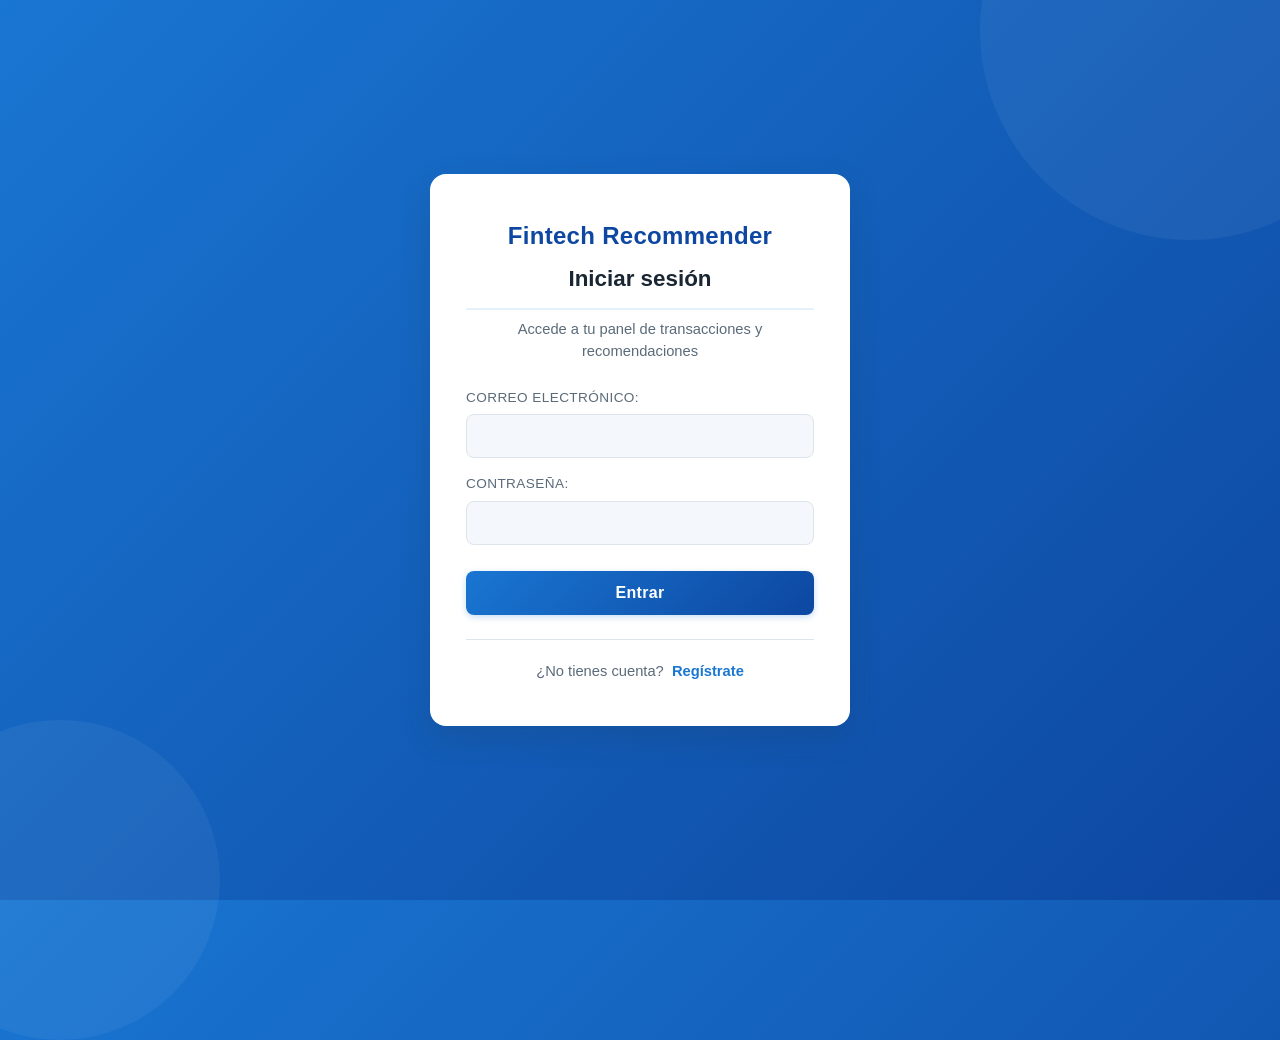
<file: frontend/index.html>
<!DOCTYPE html>
<html lang="es">
<head>
    <meta charset="UTF-8">
    <title>Fintech Recommender</title>
    <meta http-equiv="refresh" content="0; url=transacciones.html">
    <link rel="icon" type="image/svg+xml" href="data:image/svg+xml,%3Csvg xmlns='http://www.w3.org/2000/svg' viewBox='0 0 100 100'%3E%3Crect width='100' height='100' rx='20' fill='%231976d2'/%3E%3Ctext x='50' y='68' font-family='Arial,sans-serif' font-size='60' font-weight='700' text-anchor='middle' fill='white'%3E%E2%82%AC%3C/text%3E%3C/svg%3E">
</head>
<body>
<script src="auth.js"></script>
<script>
    if (obtenerSesion()) {
        window.location.replace('transacciones.html');
    } else {
        window.location.replace('login.html');
    }
</script>
</body>
</html>
</file>
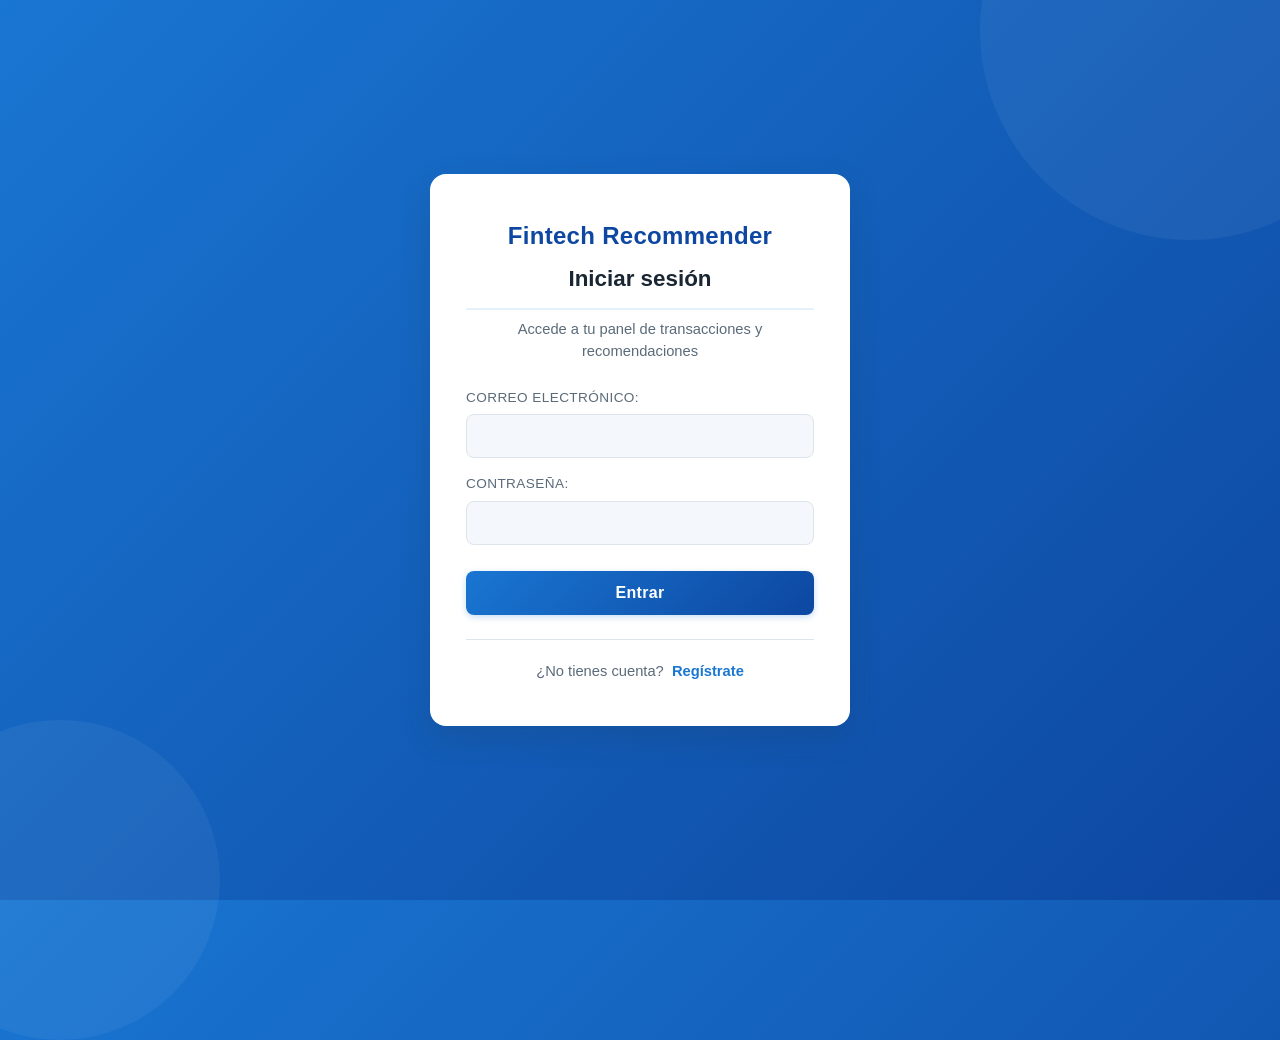
<file: frontend/bancos.html>
<!DOCTYPE html>
<html lang="es">
<head>
    <meta charset="UTF-8">
    <title>Mis bancos - Fintech Recommender</title>
    <meta name="viewport" content="width=device-width, initial-scale=1.0">
    <link rel="icon" type="image/svg+xml" href="data:image/svg+xml,%3Csvg xmlns='http://www.w3.org/2000/svg' viewBox='0 0 100 100'%3E%3Crect width='100' height='100' rx='20' fill='%231976d2'/%3E%3Ctext x='50' y='68' font-family='Arial,sans-serif' font-size='60' font-weight='700' text-anchor='middle' fill='white'%3E%E2%82%AC%3C/text%3E%3C/svg%3E">
    <link rel="stylesheet" href="style.css">
</head>
<body>
<script src="auth.js"></script>
<script>requerirAutenticacion();</script>
<div class="layout">
<aside class="sidebar">
    <div class="sidebar-top">
        <div class="logo">Fintech Recommender</div>
        <ul class="nav-links">
            <li><a href="transacciones.html" id="nav-transacciones">
                <svg class="nav-icon" viewBox="0 0 24 24" fill="none" stroke="currentColor" stroke-width="1.8" stroke-linecap="round" stroke-linejoin="round">
                    <path d="M3 6h18M3 12h18M3 18h12"/>
                </svg>
                <span>Transacciones</span>
            </a></li>
            <li><a href="bancos.html" id="nav-bancos">
                <svg class="nav-icon" viewBox="0 0 24 24" fill="none" stroke="currentColor" stroke-width="1.8" stroke-linecap="round" stroke-linejoin="round">
                    <path d="M3 21h18M5 21V10l7-5 7 5v11M9 21v-6h6v6"/>
                </svg>
                <span>Mis bancos</span>
            </a></li>
            <li><a href="objetivos.html" id="nav-objetivos">
                <svg class="nav-icon" viewBox="0 0 24 24" fill="none" stroke="currentColor" stroke-width="1.8" stroke-linecap="round" stroke-linejoin="round">
                    <circle cx="12" cy="12" r="9"/>
                    <circle cx="12" cy="12" r="5"/>
                    <circle cx="12" cy="12" r="1.5"/>
                </svg>
                <span>Objetivos</span>
            </a></li>
            <li><a href="recomendaciones.html" id="nav-recomendaciones">
                <svg class="nav-icon" viewBox="0 0 24 24" fill="none" stroke="currentColor" stroke-width="1.8" stroke-linecap="round" stroke-linejoin="round">
                    <path d="M9 18h6M10 22h4M12 2a7 7 0 0 0-4 12.7c.7.6 1 1.4 1 2.3h6c0-.9.3-1.7 1-2.3A7 7 0 0 0 12 2z"/>
                </svg>
                <span>Recomendaciones</span>
            </a></li>
        </ul>
    </div>
    <div class="sidebar-bottom">
        <div class="user-info">
            <span class="user-avatar" id="usuario-avatar"></span>
            <span id="usuario-actual"></span>
        </div>
        <button id="btn-logout">Cerrar sesión</button>
    </div>
</aside>
<main>
    <div id="notificacion" class="oculto"></div>

    <section id="bancos-section">
        <h2>Mis bancos</h2>
        <p class="ayuda">Gestiona las cuentas que tienes sincronizadas y conecta nuevos bancos.</p>

        <div class="bancos-conectados-wrap">
            <h3 class="subseccion">Bancos conectados</h3>
            <div id="lista-bancos-conectados" class="lista-bancos-conectados"></div>
            <p id="sin-bancos-msg" class="sin-bancos-msg">
                Aún no has conectado ninguna cuenta. Selecciona tu banco abajo para empezar.
            </p>
        </div>

        <div class="bancos-disponibles-wrap">
            <h3 class="subseccion">Conectar un banco</h3>
            <p class="ayuda">Haz click en el banco con el que tengas cuenta para sincronizar tus movimientos.</p>
            <div id="grid-bancos" class="grid-bancos"></div>
        </div>
    </section>
</main>
</div>

<!-- Wizard de conexion -->
<div id="modal-wizard" class="modal-overlay oculto">
    <div class="modal modal-wizard">
        <div class="wizard-header">
            <div class="wizard-banco-info">
                <div class="banco-mini-logo" id="wizard-banco-logo"></div>
                <div>
                    <h3 class="modal-titulo" id="wizard-banco-nombre">Banco</h3>
                    <span class="sandbox-badge">
                        <svg viewBox="0 0 24 24" fill="none" stroke="currentColor" stroke-width="2" stroke-linecap="round" stroke-linejoin="round">
                            <circle cx="12" cy="12" r="10"/><path d="M12 8v4M12 16h.01"/>
                        </svg>
                        Sandbox · Modo de prueba
                    </span>
                </div>
            </div>
            <button type="button" id="btn-cerrar-wizard" class="wizard-cerrar" aria-label="Cerrar">×</button>
        </div>

        <div class="wizard-stepper">
            <div class="step" data-step="1"><span class="step-num">1</span><span class="step-label">Consentimiento</span></div>
            <div class="step-line"></div>
            <div class="step" data-step="2"><span class="step-num">2</span><span class="step-label">Acceder</span></div>
            <div class="step-line"></div>
            <div class="step" data-step="3"><span class="step-num">3</span><span class="step-label">Verificar</span></div>
            <div class="step-line"></div>
            <div class="step" data-step="4"><span class="step-num">4</span><span class="step-label">Cuentas</span></div>
        </div>

        <div class="wizard-paso" id="wizard-paso-1">
            <h4 class="wizard-titulo">Vas a conectar tu banco con Fintech Recommender</h4>
            <p class="wizard-texto">Para sincronizar tus movimientos necesitamos tu consentimiento. La conexion se realiza de forma segura mediante el estandar PSD2 / Open Banking. Solo tendremos acceso de lectura a:</p>
            <ul class="wizard-lista">
                <li>Datos identificativos de tus cuentas</li>
                <li>Saldo actual</li>
                <li>Historial de movimientos de los ultimos 90 dias</li>
            </ul>
            <p class="wizard-aviso">Este es un entorno <strong>sandbox</strong>. No se conecta a tu banco real ni se almacenan credenciales reales.</p>
        </div>

        <div class="wizard-paso oculto" id="wizard-paso-2">
            <h4 class="wizard-titulo">Accede a tu banca online</h4>
            <p class="wizard-texto">Introduce tus credenciales para continuar.</p>
            <form class="wizard-form" autocomplete="off">
                <label>Usuario / DNI
                    <input type="text" id="wizard-usuario" autocomplete="off" placeholder="Cualquier valor sirve en sandbox">
                </label>
                <label>Contrasena
                    <input type="password" id="wizard-password" autocomplete="off" placeholder="••••••">
                </label>
            </form>
            <p class="wizard-hint">Demo: cualquier usuario y contrasena de al menos 4 caracteres son validos.</p>
        </div>

        <div class="wizard-paso oculto" id="wizard-paso-3">
            <h4 class="wizard-titulo">Verificacion en dos pasos</h4>
            <p class="wizard-texto">Hemos enviado un codigo de 6 digitos al telefono asociado a tu cuenta.</p>
            <div class="wizard-codigo">
                <input type="text" id="wizard-codigo" maxlength="6" inputmode="numeric" placeholder="------">
            </div>
            <p class="wizard-hint">Demo: usa el codigo <strong>123456</strong>.</p>
        </div>

        <div class="wizard-paso oculto" id="wizard-paso-4">
            <h4 class="wizard-titulo">Selecciona el tipo de cuenta a sincronizar</h4>
            <p class="wizard-texto">Cada conexion sincroniza un solo tipo de cuenta. Puedes conectar otra mas tarde.</p>
            <div class="wizard-cuentas" id="wizard-cuentas"></div>
        </div>

        <div class="wizard-paso oculto" id="wizard-paso-sync">
            <div class="wizard-spinner"></div>
            <h4 class="wizard-titulo">Sincronizando movimientos...</h4>
            <p class="wizard-texto" id="wizard-sync-texto">Generando tu historial financiero.</p>
        </div>

        <div class="modal-actions wizard-actions">
            <button type="button" id="wizard-atras" class="btn-secundario">Atras</button>
            <button type="button" id="wizard-siguiente" class="btn-primario">Continuar</button>
        </div>
    </div>
</div>

<!-- Modal desconectar -->
<div id="modal-desconectar" class="modal-overlay oculto">
    <div class="modal">
        <h3 class="modal-titulo">Desconectar banco</h3>
        <p class="modal-texto" id="modal-desconectar-texto">¿Seguro que deseas desconectar esta cuenta?</p>
        <div class="modal-actions">
            <button type="button" id="btn-cancelar-desconectar" class="btn-secundario">Cancelar</button>
            <button type="button" id="btn-confirmar-desconectar" class="btn-peligro">Desconectar</button>
        </div>
    </div>
</div>

<!-- Modal cerrar sesion -->
<div id="modal-logout" class="modal-overlay oculto">
    <div class="modal">
        <h3 class="modal-titulo">Cerrar sesión</h3>
        <p class="modal-texto">¿Seguro que deseas cerrar tu sesión?</p>
        <div class="modal-actions">
            <button type="button" id="btn-cancelar-logout" class="btn-secundario">Cancelar</button>
            <button type="button" id="btn-confirmar-logout" class="btn-peligro">Cerrar sesión</button>
        </div>
    </div>
</div>

<script src="shared.js?v=4"></script>
<script src="bancos.js?v=4"></script>
</body>
</html>
</file>
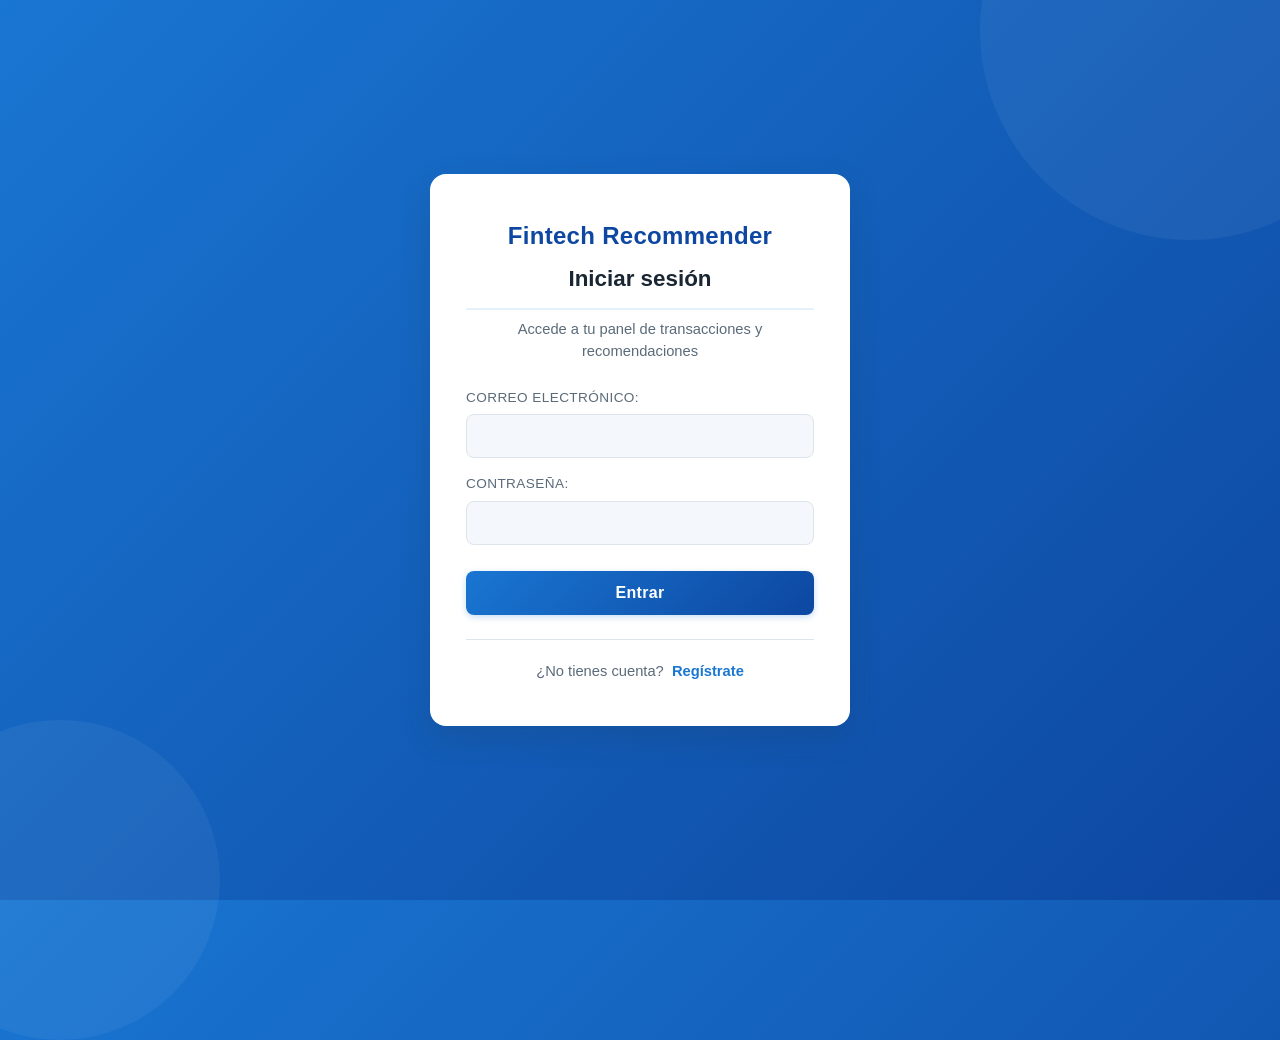
<file: frontend/login.html>
<!DOCTYPE html>
<html lang="es">
<head>
    <meta charset="UTF-8">
    <title>Iniciar sesión - Fintech Recommender</title>
    <meta name="viewport" content="width=device-width, initial-scale=1.0">
    <link rel="icon" type="image/svg+xml" href="data:image/svg+xml,%3Csvg xmlns='http://www.w3.org/2000/svg' viewBox='0 0 100 100'%3E%3Crect width='100' height='100' rx='20' fill='%231976d2'/%3E%3Ctext x='50' y='68' font-family='Arial,sans-serif' font-size='60' font-weight='700' text-anchor='middle' fill='white'%3E%E2%82%AC%3C/text%3E%3C/svg%3E">
    <link rel="stylesheet" href="style.css">
</head>
<body class="auth-body">
<div class="auth-container">
    <h1 class="auth-logo">Fintech Recommender</h1>
    <h2 class="auth-titulo">Iniciar sesión</h2>
    <p>Accede a tu panel de transacciones y recomendaciones</p>

    <div id="auth-mensaje" class="oculto"></div>

    <form id="form-login" class="auth-form">
        <label>
            Correo electrónico:
            <input type="email" id="login-correo" autocomplete="username" required>
        </label>
        <label>
            Contraseña:
            <input type="password" id="login-password" autocomplete="current-password" required>
        </label>
        <button type="submit">Entrar</button>
    </form>

    <p class="auth-link">
        ¿No tienes cuenta? <a href="register.html">Regístrate</a>
    </p>
</div>
<script src="auth.js"></script>
<script src="login.js"></script>
</body>
</html>
</file>
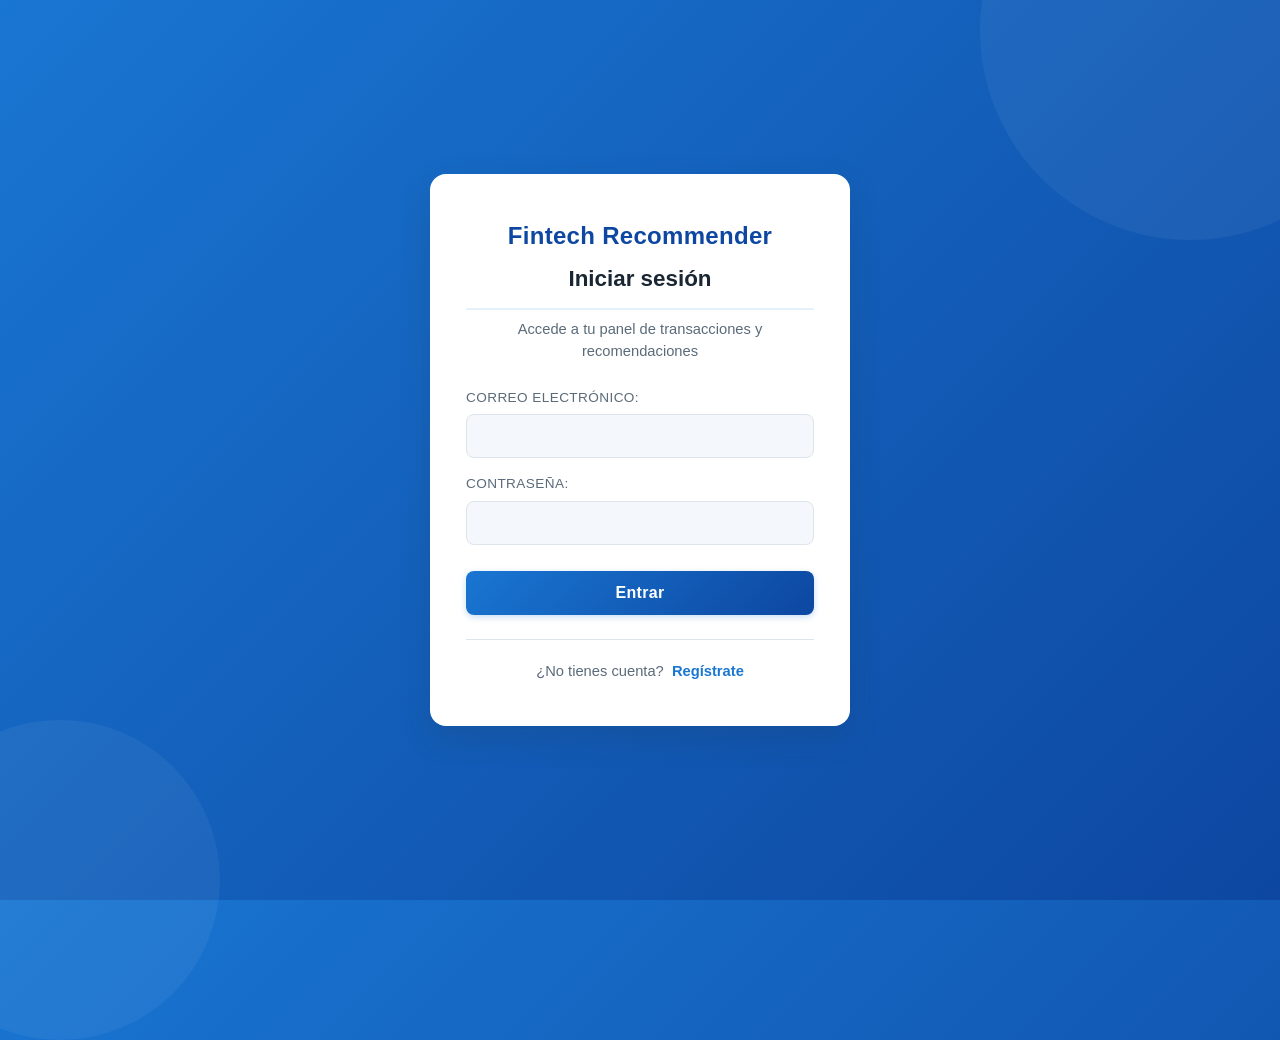
<file: frontend/objetivos.html>
<!DOCTYPE html>
<html lang="es">
<head>
    <meta charset="UTF-8">
    <title>Objetivos - Fintech Recommender</title>
    <meta name="viewport" content="width=device-width, initial-scale=1.0">
    <link rel="icon" type="image/svg+xml" href="data:image/svg+xml,%3Csvg xmlns='http://www.w3.org/2000/svg' viewBox='0 0 100 100'%3E%3Crect width='100' height='100' rx='20' fill='%231976d2'/%3E%3Ctext x='50' y='68' font-family='Arial,sans-serif' font-size='60' font-weight='700' text-anchor='middle' fill='white'%3E%E2%82%AC%3C/text%3E%3C/svg%3E">
    <link rel="stylesheet" href="style.css?v=6">
</head>
<body>
<script src="auth.js"></script>
<script>requerirAutenticacion();</script>
<div class="layout">
<aside class="sidebar">
    <div class="sidebar-top">
        <div class="logo">Fintech Recommender</div>
        <ul class="nav-links">
            <li><a href="transacciones.html" id="nav-transacciones">
                <svg class="nav-icon" viewBox="0 0 24 24" fill="none" stroke="currentColor" stroke-width="1.8" stroke-linecap="round" stroke-linejoin="round">
                    <path d="M3 6h18M3 12h18M3 18h12"/>
                </svg>
                <span>Transacciones</span>
            </a></li>
            <li><a href="bancos.html" id="nav-bancos">
                <svg class="nav-icon" viewBox="0 0 24 24" fill="none" stroke="currentColor" stroke-width="1.8" stroke-linecap="round" stroke-linejoin="round">
                    <path d="M3 21h18M5 21V10l7-5 7 5v11M9 21v-6h6v6"/>
                </svg>
                <span>Mis bancos</span>
            </a></li>
            <li><a href="objetivos.html" id="nav-objetivos">
                <svg class="nav-icon" viewBox="0 0 24 24" fill="none" stroke="currentColor" stroke-width="1.8" stroke-linecap="round" stroke-linejoin="round">
                    <circle cx="12" cy="12" r="9"/>
                    <circle cx="12" cy="12" r="5"/>
                    <circle cx="12" cy="12" r="1.5"/>
                </svg>
                <span>Objetivos</span>
            </a></li>
            <li><a href="recomendaciones.html" id="nav-recomendaciones">
                <svg class="nav-icon" viewBox="0 0 24 24" fill="none" stroke="currentColor" stroke-width="1.8" stroke-linecap="round" stroke-linejoin="round">
                    <path d="M9 18h6M10 22h4M12 2a7 7 0 0 0-4 12.7c.7.6 1 1.4 1 2.3h6c0-.9.3-1.7 1-2.3A7 7 0 0 0 12 2z"/>
                </svg>
                <span>Recomendaciones</span>
            </a></li>
        </ul>
    </div>
    <div class="sidebar-bottom">
        <div class="user-info">
            <span class="user-avatar" id="usuario-avatar"></span>
            <span id="usuario-actual"></span>
        </div>
        <button id="btn-logout">Cerrar sesión</button>
    </div>
</aside>
<main>
    <div id="notificacion" class="oculto"></div>

    <section id="objetivos-section">
        <h2>Mis objetivos financieros</h2>
        <p class="ayuda">
            Marca para cada meta el plazo en el que quieres conseguirla. Estos datos se guardan en tu perfil
            y se usarán para personalizar las recomendaciones de la IA.
        </p>

        <form id="form-objetivos" class="objetivos-form">
            <div class="objetivos-cabecera">
                <span class="objetivos-col-meta">Meta</span>
                <span class="objetivos-col-plazo">No me interesa</span>
                <span class="objetivos-col-plazo">Corto plazo<br><small>&lt; 2 años</small></span>
                <span class="objetivos-col-plazo">Medio plazo<br><small>2 - 5 años</small></span>
                <span class="objetivos-col-plazo">Largo plazo<br><small>&gt; 5 años</small></span>
            </div>
            <div id="objetivos-filas"></div>
            <div class="objetivos-acciones">
                <button type="submit">Guardar objetivos</button>
            </div>
        </form>
    </section>
</main>
</div>

<!-- Modal cerrar sesion -->
<div id="modal-logout" class="modal-overlay oculto">
    <div class="modal">
        <h3 class="modal-titulo">Cerrar sesión</h3>
        <p class="modal-texto">¿Seguro que deseas cerrar tu sesión?</p>
        <div class="modal-actions">
            <button type="button" id="btn-cancelar-logout" class="btn-secundario">Cancelar</button>
            <button type="button" id="btn-confirmar-logout" class="btn-peligro">Cerrar sesión</button>
        </div>
    </div>
</div>

<script src="shared.js?v=6"></script>
<script src="objetivos.js?v=6"></script>
</body>
</html>
</file>
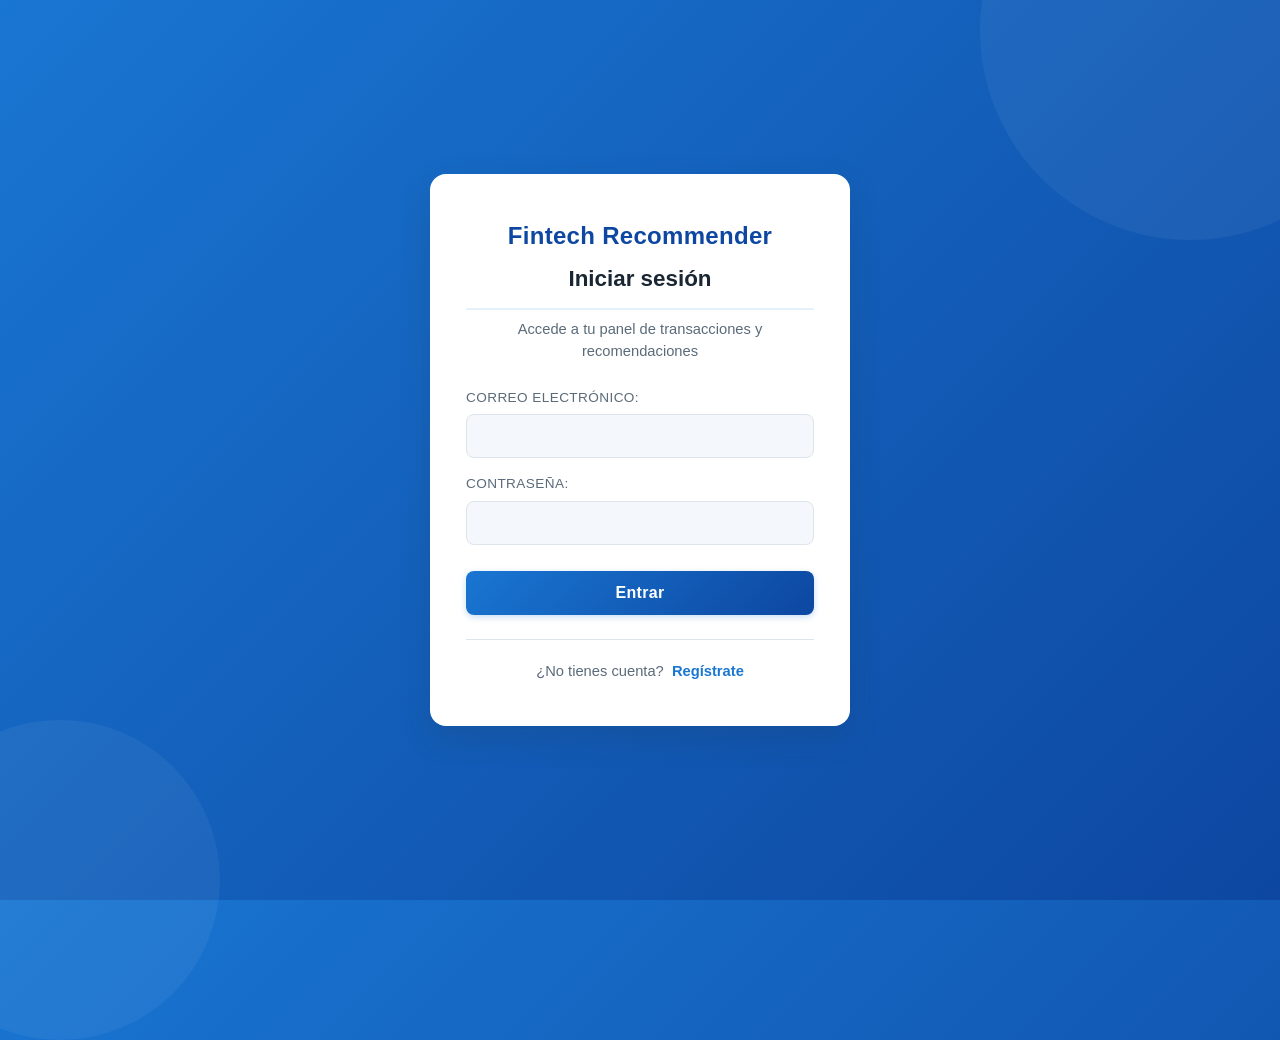
<file: frontend/recomendaciones.html>
<!DOCTYPE html>
<html lang="es">
<head>
    <meta charset="UTF-8">
    <title>Recomendaciones - Fintech Recommender</title>
    <meta name="viewport" content="width=device-width, initial-scale=1.0">
    <link rel="icon" type="image/svg+xml" href="data:image/svg+xml,%3Csvg xmlns='http://www.w3.org/2000/svg' viewBox='0 0 100 100'%3E%3Crect width='100' height='100' rx='20' fill='%231976d2'/%3E%3Ctext x='50' y='68' font-family='Arial,sans-serif' font-size='60' font-weight='700' text-anchor='middle' fill='white'%3E%E2%82%AC%3C/text%3E%3C/svg%3E">
    <link rel="stylesheet" href="style.css?v=7">
</head>
<body>
<script src="auth.js"></script>
<script>requerirAutenticacion();</script>
<div class="layout">
<aside class="sidebar">
    <div class="sidebar-top">
        <div class="logo">Fintech Recommender</div>
        <ul class="nav-links">
            <li><a href="transacciones.html" id="nav-transacciones">
                <svg class="nav-icon" viewBox="0 0 24 24" fill="none" stroke="currentColor" stroke-width="1.8" stroke-linecap="round" stroke-linejoin="round">
                    <path d="M3 6h18M3 12h18M3 18h12"/>
                </svg>
                <span>Transacciones</span>
            </a></li>
            <li><a href="bancos.html" id="nav-bancos">
                <svg class="nav-icon" viewBox="0 0 24 24" fill="none" stroke="currentColor" stroke-width="1.8" stroke-linecap="round" stroke-linejoin="round">
                    <path d="M3 21h18M5 21V10l7-5 7 5v11M9 21v-6h6v6"/>
                </svg>
                <span>Mis bancos</span>
            </a></li>
            <li><a href="objetivos.html" id="nav-objetivos">
                <svg class="nav-icon" viewBox="0 0 24 24" fill="none" stroke="currentColor" stroke-width="1.8" stroke-linecap="round" stroke-linejoin="round">
                    <circle cx="12" cy="12" r="9"/>
                    <circle cx="12" cy="12" r="5"/>
                    <circle cx="12" cy="12" r="1.5"/>
                </svg>
                <span>Objetivos</span>
            </a></li>
            <li><a href="recomendaciones.html" id="nav-recomendaciones">
                <svg class="nav-icon" viewBox="0 0 24 24" fill="none" stroke="currentColor" stroke-width="1.8" stroke-linecap="round" stroke-linejoin="round">
                    <path d="M9 18h6M10 22h4M12 2a7 7 0 0 0-4 12.7c.7.6 1 1.4 1 2.3h6c0-.9.3-1.7 1-2.3A7 7 0 0 0 12 2z"/>
                </svg>
                <span>Recomendaciones</span>
            </a></li>
        </ul>
    </div>
    <div class="sidebar-bottom">
        <div class="user-info">
            <span class="user-avatar" id="usuario-avatar"></span>
            <span id="usuario-actual"></span>
        </div>
        <button id="btn-logout">Cerrar sesión</button>
    </div>
</aside>
<main>
    <div id="notificacion" class="oculto"></div>

    <section id="recomendaciones-section">
        <div class="ia-banner">
            <div class="ia-banner-icono">🤖</div>
            <div class="ia-banner-texto">
                <strong>Recomendaciones generadas por IA</strong>
                <p>Un modelo de lenguaje ejecutándose en local (Ollama / llama3.2) analiza tu perfil,
                   tus movimientos de los últimos 12 meses y los objetivos que has guardado.
                   Los datos no salen de tu máquina. La IA puede equivocarse: úsalas como punto de partida.</p>
            </div>
        </div>

        <div class="recs-toolbar">
            <button id="btn-cargar-recomendaciones" class="btn-primario">Generar recomendaciones</button>
            <span class="recs-hint" id="recs-hint"></span>
        </div>

        <div id="recs-loading" class="recs-loading oculto">
            <div class="spinner"></div>
            <p>La IA está analizando tu situación. Esto puede tardar 20-60 segundos…</p>
        </div>

        <div id="recs-resultado" class="recs-resultado oculto">
            <div class="diagnostico-card">
                <span class="diagnostico-label">Diagnóstico</span>
                <p class="diagnostico-texto" id="diagnostico-texto">--</p>
            </div>

            <div id="alertas-wrap" class="alertas-wrap oculto">
                <h3>Alertas</h3>
                <ul id="lista-alertas"></ul>
            </div>

            <h3 class="recs-titulo">Recomendaciones</h3>
            <div id="lista-recomendaciones" class="recs-grid"></div>
        </div>
    </section>
</main>
</div>

<!-- Modal cerrar sesion -->
<div id="modal-logout" class="modal-overlay oculto">
    <div class="modal">
        <h3 class="modal-titulo">Cerrar sesión</h3>
        <p class="modal-texto">¿Seguro que deseas cerrar tu sesión?</p>
        <div class="modal-actions">
            <button type="button" id="btn-cancelar-logout" class="btn-secundario">Cancelar</button>
            <button type="button" id="btn-confirmar-logout" class="btn-peligro">Cerrar sesión</button>
        </div>
    </div>
</div>

<script src="shared.js?v=7"></script>
<script src="recomendaciones.js?v=7"></script>
</body>
</html>
</file>
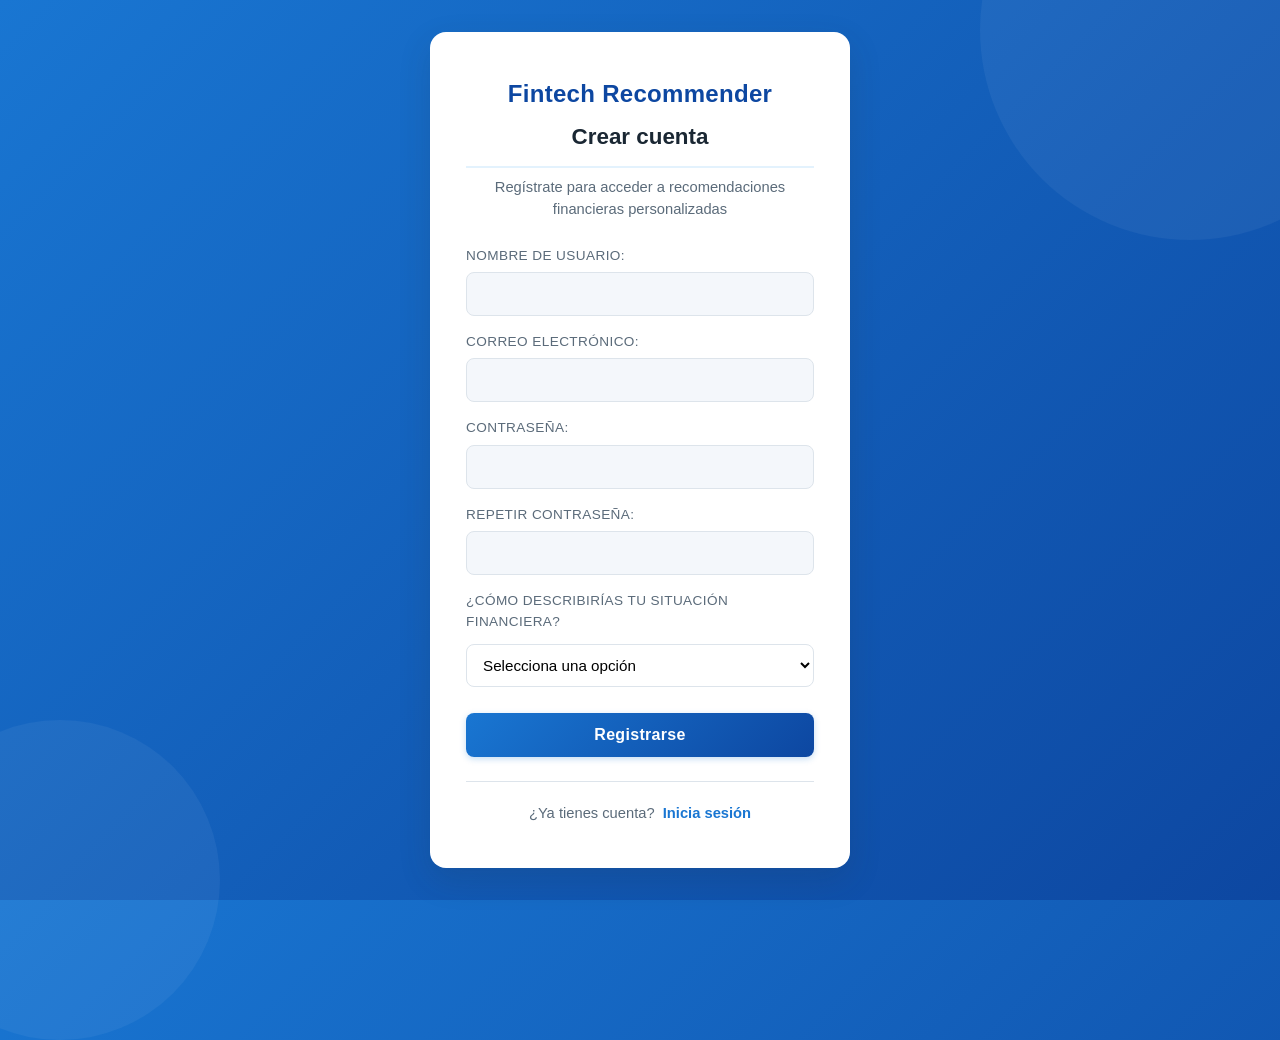
<file: frontend/register.html>
<!DOCTYPE html>
<html lang="es">
<head>
    <meta charset="UTF-8">
    <title>Registro - Fintech Recommender</title>
    <meta name="viewport" content="width=device-width, initial-scale=1.0">
    <link rel="icon" type="image/svg+xml" href="data:image/svg+xml,%3Csvg xmlns='http://www.w3.org/2000/svg' viewBox='0 0 100 100'%3E%3Crect width='100' height='100' rx='20' fill='%231976d2'/%3E%3Ctext x='50' y='68' font-family='Arial,sans-serif' font-size='60' font-weight='700' text-anchor='middle' fill='white'%3E%E2%82%AC%3C/text%3E%3C/svg%3E">
    <link rel="stylesheet" href="style.css">
</head>
<body class="auth-body">
<div class="auth-container">
    <h1 class="auth-logo">Fintech Recommender</h1>
    <h2 class="auth-titulo">Crear cuenta</h2>
    <p>Regístrate para acceder a recomendaciones financieras personalizadas</p>

    <div id="auth-mensaje" class="oculto"></div>

    <form id="form-registro" class="auth-form">
        <label>
            Nombre de usuario:
            <input type="text" id="reg-usuario" autocomplete="name" required minlength="3">
        </label>
        <label>
            Correo electrónico:
            <input type="email" id="reg-correo" autocomplete="username" required>
        </label>
        <label>
            Contraseña:
            <input type="password" id="reg-password" autocomplete="new-password" required minlength="6">
        </label>
        <label>
            Repetir contraseña:
            <input type="password" id="reg-password2" autocomplete="new-password" required minlength="6">
        </label>
        <label>
            ¿Cómo describirías tu situación financiera?
            <select id="reg-perfil" name="perfilFinanciero" required>
                <option value="" disabled selected>Selecciona una opción</option>
                <option value="ENDEUDADO_CRONICO">Voy ahogado de deudas</option>
                <option value="ENDEUDADO_AL_DIA">Tengo deudas pero al día</option>
                <option value="HOLGADO">Tengo dinero de sobra</option>
            </select>
        </label>
        <button type="submit">Registrarse</button>
    </form>

    <p class="auth-link">
        ¿Ya tienes cuenta? <a href="login.html">Inicia sesión</a>
    </p>
</div>
<script src="auth.js?v=2"></script>
<script src="register.js?v=2"></script>
</body>
</html>
</file>
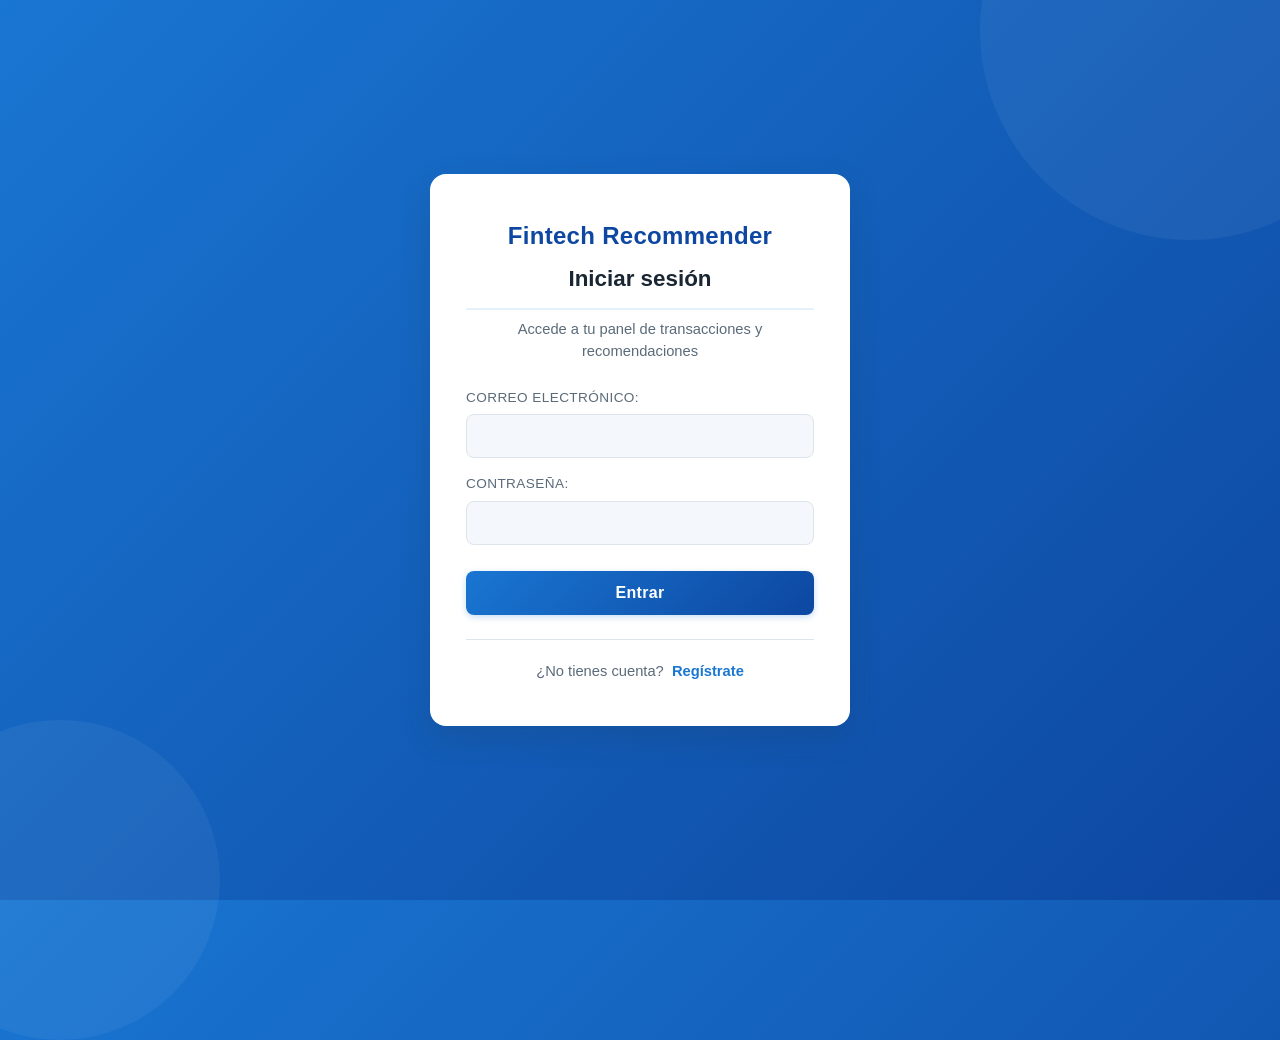
<file: frontend/transacciones.html>
<!DOCTYPE html>
<html lang="es">
<head>
    <meta charset="UTF-8">
    <title>Transacciones - Fintech Recommender</title>
    <meta name="viewport" content="width=device-width, initial-scale=1.0">
    <link rel="icon" type="image/svg+xml" href="data:image/svg+xml,%3Csvg xmlns='http://www.w3.org/2000/svg' viewBox='0 0 100 100'%3E%3Crect width='100' height='100' rx='20' fill='%231976d2'/%3E%3Ctext x='50' y='68' font-family='Arial,sans-serif' font-size='60' font-weight='700' text-anchor='middle' fill='white'%3E%E2%82%AC%3C/text%3E%3C/svg%3E">
    <link rel="stylesheet" href="style.css">
</head>
<body>
<!-- Middleware: si no hay sesion, redirige al login antes de mostrar nada -->
<script src="auth.js"></script>
<script>requerirAutenticacion();</script>
<div class="layout">
<aside class="sidebar">
    <div class="sidebar-top">
        <div class="logo">Fintech Recommender</div>
        <ul class="nav-links">
            <li>
                <a href="transacciones.html" id="nav-transacciones">
                    <svg class="nav-icon" viewBox="0 0 24 24" fill="none" stroke="currentColor" stroke-width="1.8" stroke-linecap="round" stroke-linejoin="round">
                        <path d="M3 6h18M3 12h18M3 18h12"/>
                    </svg>
                    <span>Transacciones</span>
                </a>
            </li>
            <li>
                <a href="bancos.html" id="nav-bancos">
                    <svg class="nav-icon" viewBox="0 0 24 24" fill="none" stroke="currentColor" stroke-width="1.8" stroke-linecap="round" stroke-linejoin="round">
                        <path d="M3 21h18M5 21V10l7-5 7 5v11M9 21v-6h6v6"/>
                    </svg>
                    <span>Mis bancos</span>
                </a>
            </li>
            <li>
                <a href="objetivos.html" id="nav-objetivos">
                    <svg class="nav-icon" viewBox="0 0 24 24" fill="none" stroke="currentColor" stroke-width="1.8" stroke-linecap="round" stroke-linejoin="round">
                        <circle cx="12" cy="12" r="9"/>
                        <circle cx="12" cy="12" r="5"/>
                        <circle cx="12" cy="12" r="1.5"/>
                    </svg>
                    <span>Objetivos</span>
                </a>
            </li>
            <li>
                <a href="recomendaciones.html" id="nav-recomendaciones">
                    <svg class="nav-icon" viewBox="0 0 24 24" fill="none" stroke="currentColor" stroke-width="1.8" stroke-linecap="round" stroke-linejoin="round">
                        <path d="M9 18h6M10 22h4M12 2a7 7 0 0 0-4 12.7c.7.6 1 1.4 1 2.3h6c0-.9.3-1.7 1-2.3A7 7 0 0 0 12 2z"/>
                    </svg>
                    <span>Recomendaciones</span>
                </a>
            </li>
        </ul>
    </div>
    <div class="sidebar-bottom">
        <div class="user-info">
            <span class="user-avatar" id="usuario-avatar"></span>
            <span id="usuario-actual"></span>
        </div>
        <button id="btn-logout">Cerrar sesión</button>
    </div>
</aside>
<main>
    <div id="notificacion" class="oculto"></div>

    <section id="transacciones-section">
        <h2>Mis transacciones</h2>
        <p class="ayuda">Movimientos de todas tus cuentas conectadas.</p>

        <div class="resumen-cuenta">
            <div class="resumen-card resumen-balance">
                <span class="resumen-label">Balance global</span>
                <span class="resumen-valor" id="resumen-balance">--</span>
                <span class="resumen-sub" id="resumen-bancos-count">0 cuentas conectadas</span>
            </div>
            <div class="resumen-card">
                <span class="resumen-label">Total movimientos</span>
                <span class="resumen-valor" id="resumen-total">0</span>
            </div>
        </div>

        <div class="desglose-grid" id="desglose-grid"></div>

        <div class="filtros">
            <input type="text" id="buscar-descripcion" placeholder="Buscar por descripción...">
            <select id="filtro-banco">
                <option value="">Todos los bancos</option>
            </select>
            <input type="date" id="buscar-fecha">
            <button id="limpiar-filtros">Limpiar filtros</button>
        </div>
        <div class="tabla-responsive">
            <table id="tabla-transacciones">
                <thead>
                <tr>
                    <th>Fecha</th>
                    <th>Banco</th>
                    <th>Cuenta</th>
                    <th>Descripción</th>
                    <th>Categoría</th>
                    <th class="celda-monto">Monto</th>
                    <th class="celda-monto">Balance</th>
                </tr>
                </thead>
                <tbody></tbody>
            </table>
        </div>
        <p id="sin-movimientos-msg" class="sin-bancos-msg">
            Conecta un banco desde "Mis bancos" para ver tus movimientos.
        </p>

        <div class="paginacion oculto" id="paginacion">
            <button id="btn-pag-prev" class="btn-pag">Anterior</button>
            <span class="pag-info" id="pag-info">Página 1 de 1</span>
            <button id="btn-pag-next" class="btn-pag">Siguiente</button>
        </div>
    </section>
</main>
</div>

<!-- Modal cerrar sesion -->
<div id="modal-logout" class="modal-overlay oculto">
    <div class="modal">
        <h3 class="modal-titulo">Cerrar sesión</h3>
        <p class="modal-texto">¿Seguro que deseas cerrar tu sesión?</p>
        <div class="modal-actions">
            <button type="button" id="btn-cancelar-logout" class="btn-secundario">Cancelar</button>
            <button type="button" id="btn-confirmar-logout" class="btn-peligro">Cerrar sesión</button>
        </div>
    </div>
</div>

<script src="shared.js?v=4"></script>
<script src="transacciones.js?v=4"></script>
</body>
</html>
</file>
<file: frontend/style.css>
/* ======================
   Variables y reset
   ====================== */
:root {
    --color-primario: #1976d2;
    --color-primario-oscuro: #0d47a1;
    --color-primario-claro: #64b5f6;
    --color-acento: #0288d1;
    --color-fondo: #f4f7fb;
    --color-superficie: #ffffff;
    --color-texto: #1a2733;
    --color-texto-suave: #5b6b7a;
    --color-borde: #dde4eb;
    --color-error: #c62828;
    --color-error-suave: #ffebee;
    --color-exito: #2e7d32;
    --color-exito-suave: #e3f2fd;
    --sombra-suave: 0 2px 8px rgba(38, 50, 56, 0.06);
    --sombra-media: 0 4px 16px rgba(38, 50, 56, 0.1);
    --sombra-fuerte: 0 12px 32px rgba(38, 50, 56, 0.16);
    --radio: 10px;
    --radio-grande: 16px;
    --transicion: all 0.2s ease;
}

* { box-sizing: border-box; margin: 0; padding: 0; }

body {
    background: var(--color-fondo);
    font-family: -apple-system, BlinkMacSystemFont, 'Segoe UI', Roboto, 'Helvetica Neue', Arial, sans-serif;
    color: var(--color-texto);
    min-height: 100vh;
    line-height: 1.5;
    -webkit-font-smoothing: antialiased;
    -moz-osx-font-smoothing: grayscale;
}

/* ======================
   Layout principal con sidebar
   ====================== */
.layout {
    display: flex;
    min-height: 100vh;
}

.sidebar {
    width: 260px;
    background: linear-gradient(180deg, var(--color-primario) 0%, var(--color-primario-oscuro) 100%);
    color: #fff;
    display: flex;
    flex-direction: column;
    justify-content: space-between;
    padding: 28px 20px;
    position: sticky;
    top: 0;
    height: 100vh;
    flex-shrink: 0;
    box-shadow: 2px 0 16px rgba(0, 0, 0, 0.06);
}

.sidebar-top {
    display: flex;
    flex-direction: column;
    gap: 28px;
}

.logo {
    font-size: 1.25rem;
    font-weight: 700;
    letter-spacing: 0.3px;
    color: #fff;
    padding: 0 8px;
    line-height: 1.3;
}

.nav-links {
    list-style: none;
    display: flex;
    flex-direction: column;
    gap: 4px;
}

.nav-links a {
    color: rgba(255, 255, 255, 0.78);
    text-decoration: none;
    font-weight: 500;
    font-size: 0.95rem;
    padding: 11px 14px;
    border-radius: 8px;
    display: flex;
    align-items: center;
    gap: 12px;
    transition: var(--transicion);
}

.nav-icon {
    width: 20px;
    height: 20px;
    flex-shrink: 0;
}

.nav-links a:hover {
    background: rgba(255, 255, 255, 0.08);
    color: #fff;
}

.nav-links a.active {
    background: rgba(255, 255, 255, 0.16);
    color: #fff;
    font-weight: 600;
}

.sidebar-bottom {
    display: flex;
    flex-direction: column;
    gap: 12px;
    padding-top: 18px;
    border-top: 1px solid rgba(255, 255, 255, 0.15);
}

.user-info {
    display: flex;
    align-items: center;
    gap: 10px;
    color: #fff;
    padding: 4px 8px;
}

.user-avatar {
    width: 36px;
    height: 36px;
    border-radius: 50%;
    background: rgba(255, 255, 255, 0.18);
    color: #fff;
    display: flex;
    align-items: center;
    justify-content: center;
    font-weight: 700;
    font-size: 0.95rem;
    flex-shrink: 0;
}

.user-info span:not(.user-avatar) {
    font-size: 0.92rem;
    font-weight: 500;
    overflow: hidden;
    text-overflow: ellipsis;
    white-space: nowrap;
}

#btn-logout {
    background: rgba(255, 255, 255, 0.1);
    color: #fff;
    border: 1px solid rgba(255, 255, 255, 0.2);
    padding: 9px 16px;
    border-radius: 8px;
    font-weight: 500;
    font-size: 0.9rem;
    cursor: pointer;
    transition: var(--transicion);
    width: 100%;
}
#btn-logout:hover {
    background: rgba(255, 255, 255, 0.18);
    border-color: rgba(255, 255, 255, 0.35);
}

main {
    flex: 1;
    padding: 32px 36px;
    background: transparent;
    overflow-x: hidden;
}

main > section {
    background: var(--color-superficie);
    border-radius: var(--radio-grande);
    padding: 32px;
    box-shadow: var(--sombra-suave);
    max-width: 1400px;
    margin: 0 auto;
}

/* La seccion de transacciones se beneficia de mas ancho por la cantidad de columnas */
#transacciones-section {
    max-width: 1500px;
}

h2 {
    margin-bottom: 24px;
    color: var(--color-primario-oscuro);
    font-size: 1.5rem;
    font-weight: 600;
    padding-bottom: 12px;
    border-bottom: 2px solid var(--color-exito-suave);
}

h3 {
    color: var(--color-texto);
    font-size: 1.15rem;
    margin-bottom: 16px;
}

/* ======================
   Filtros
   ====================== */
.filtros {
    margin-bottom: 20px;
    display: flex;
    flex-wrap: wrap;
    gap: 10px;
    padding: 16px;
    background: var(--color-fondo);
    border-radius: var(--radio);
}

.filtros input {
    padding: 9px 14px;
    border: 1px solid var(--color-borde);
    border-radius: 8px;
    font-size: 0.95rem;
    background: #fff;
    transition: var(--transicion);
    flex: 1;
    min-width: 160px;
}

.filtros input:focus {
    outline: none;
    border-color: var(--color-primario-claro);
    box-shadow: 0 0 0 3px rgba(100, 181, 246, 0.2);
}

.filtros button {
    background: var(--color-texto-suave);
    color: #fff;
    border: none;
    padding: 9px 18px;
    border-radius: 8px;
    font-size: 0.92rem;
    font-weight: 500;
    cursor: pointer;
    transition: var(--transicion);
}
.filtros button:hover {
    background: var(--color-texto);
}

/* ======================
   Botones de acción
   ====================== */
#btn-agregar-transaccion,
#btn-agregar-cliente,
#btn-cargar-recomendaciones {
    background: linear-gradient(135deg, var(--color-primario) 0%, var(--color-primario-oscuro) 100%);
    color: #fff;
    border: none;
    padding: 10px 22px;
    border-radius: 8px;
    font-size: 0.95rem;
    font-weight: 600;
    cursor: pointer;
    transition: var(--transicion);
    margin-bottom: 20px;
    box-shadow: 0 2px 6px rgba(25, 118, 210, 0.25);
}

#btn-agregar-transaccion::before,
#btn-agregar-cliente::before {
    content: "+ ";
    font-weight: 700;
}

#btn-agregar-transaccion:hover,
#btn-agregar-cliente:hover,
#btn-cargar-recomendaciones:hover {
    transform: translateY(-1px);
    box-shadow: 0 4px 12px rgba(25, 118, 210, 0.3);
}

/* ======================
   Tabla
   ====================== */
.tabla-responsive {
    overflow-x: auto;
    border-radius: var(--radio);
    border: 1px solid var(--color-borde);
}

table {
    width: 100%;
    border-collapse: collapse;
    background: var(--color-superficie);
    font-size: 0.93rem;
}

thead {
    background: var(--color-fondo);
}

th {
    color: var(--color-texto-suave);
    font-weight: 600;
    text-transform: uppercase;
    font-size: 0.78rem;
    letter-spacing: 0.5px;
    padding: 14px 16px;
    text-align: left;
    border-bottom: 1px solid var(--color-borde);
}

td {
    padding: 14px 16px;
    border-bottom: 1px solid var(--color-borde);
    color: var(--color-texto);
}

tbody tr {
    transition: background 0.15s ease;
}

tbody tr:hover {
    background: var(--color-exito-suave);
}

tbody tr:last-child td {
    border-bottom: none;
}

td button {
    background: transparent;
    border: 1px solid var(--color-borde);
    padding: 5px 10px;
    border-radius: 6px;
    cursor: pointer;
    font-size: 0.95rem;
    margin-right: 4px;
    transition: var(--transicion);
}
td button:hover {
    background: var(--color-fondo);
    border-color: var(--color-primario-claro);
}

/* ======================
   Formularios modales
   ====================== */
#form-transaccion-container,
#form-cliente-container {
    margin-top: 24px;
    padding: 24px;
    background: var(--color-fondo);
    border-radius: var(--radio);
    border-left: 4px solid var(--color-primario);
    animation: slideDown 0.25s ease;
}

@keyframes slideDown {
    from { opacity: 0; transform: translateY(-8px); }
    to { opacity: 1; transform: translateY(0); }
}

#form-transaccion,
#form-cliente {
    display: grid;
    grid-template-columns: repeat(auto-fit, minmax(220px, 1fr));
    gap: 14px;
}

#form-transaccion label,
#form-cliente label {
    display: flex;
    flex-direction: column;
    gap: 6px;
    font-size: 0.88rem;
    font-weight: 500;
    color: var(--color-texto-suave);
}

#form-transaccion input,
#form-transaccion select,
#form-cliente input {
    padding: 10px 12px;
    border: 1px solid var(--color-borde);
    border-radius: 8px;
    font-size: 0.95rem;
    background: #fff;
    transition: var(--transicion);
}

#form-transaccion input:focus,
#form-transaccion select:focus,
#form-cliente input:focus {
    outline: none;
    border-color: var(--color-primario-claro);
    box-shadow: 0 0 0 3px rgba(100, 181, 246, 0.2);
}

.form-actions {
    grid-column: 1 / -1;
    display: flex;
    gap: 10px;
    margin-top: 8px;
}

.form-actions button {
    padding: 10px 22px;
    border-radius: 8px;
    font-size: 0.95rem;
    font-weight: 600;
    cursor: pointer;
    transition: var(--transicion);
    border: none;
}

.form-actions button[type="submit"] {
    background: var(--color-primario);
    color: #fff;
}
.form-actions button[type="submit"]:hover {
    background: var(--color-primario-oscuro);
}

.form-actions button[type="button"] {
    background: #fff;
    color: var(--color-texto-suave);
    border: 1px solid var(--color-borde);
}
.form-actions button[type="button"]:hover {
    background: var(--color-fondo);
}

/* ======================
   Recomendaciones
   ====================== */
#recomendaciones-section label {
    display: block;
    margin-bottom: 8px;
    font-weight: 500;
    color: var(--color-texto-suave);
}

#select-cliente-recomendacion {
    padding: 10px 14px;
    border: 1px solid var(--color-borde);
    border-radius: 8px;
    font-size: 0.95rem;
    margin-right: 10px;
    margin-bottom: 16px;
    min-width: 240px;
    background: #fff;
}

#lista-recomendaciones {
    margin-top: 24px;
    list-style: none;
    padding: 0;
}
#lista-recomendaciones li {
    margin-bottom: 12px;
    padding: 14px 18px;
    background: var(--color-exito-suave);
    border-left: 3px solid var(--color-primario);
    border-radius: 8px;
    color: var(--color-texto);
    font-size: 0.97rem;
    line-height: 1.5;
}

/* ======================
   Notificaciones
   ====================== */
#notificacion {
    position: fixed;
    top: 20px;
    right: 20px;
    padding: 14px 22px;
    border-radius: var(--radio);
    box-shadow: var(--sombra-fuerte);
    font-weight: 500;
    z-index: 1000;
    animation: slideIn 0.3s ease;
}

@keyframes slideIn {
    from { opacity: 0; transform: translateX(20px); }
    to { opacity: 1; transform: translateX(0); }
}

.noti-success {
    background: #fff;
    color: var(--color-exito);
    border-left: 4px solid var(--color-primario);
}

.noti-error {
    background: #fff;
    color: var(--color-error);
    border-left: 4px solid var(--color-error);
}

/* ======================
   Páginas de login y registro
   ====================== */
.auth-body {
    background: linear-gradient(135deg, #1976d2 0%, #0d47a1 100%);
    min-height: 100vh;
    display: flex;
    align-items: center;
    justify-content: center;
    padding: 20px;
    position: relative;
    overflow: hidden;
}

.auth-body::before,
.auth-body::after {
    content: "";
    position: absolute;
    border-radius: 50%;
    background: rgba(255, 255, 255, 0.05);
    pointer-events: none;
}

.auth-body::before {
    width: 420px;
    height: 420px;
    top: -180px;
    right: -120px;
}

.auth-body::after {
    width: 320px;
    height: 320px;
    bottom: -140px;
    left: -100px;
}

.auth-container {
    background: var(--color-superficie);
    width: 100%;
    max-width: 420px;
    padding: 44px 36px;
    border-radius: var(--radio-grande);
    box-shadow: var(--sombra-fuerte);
    position: relative;
    z-index: 1;
    animation: fadeUp 0.4s ease;
}

@keyframes fadeUp {
    from { opacity: 0; transform: translateY(15px); }
    to { opacity: 1; transform: translateY(0); }
}

.auth-logo {
    text-align: center;
    color: var(--color-primario-oscuro);
    margin-bottom: 8px;
    font-size: 1.5rem;
    font-weight: 700;
    letter-spacing: 0.3px;
}

.auth-titulo {
    text-align: center;
    color: var(--color-texto);
    margin-bottom: 8px;
    font-size: 1.4rem;
    font-weight: 600;
}

.auth-container > p:not(.auth-link) {
    text-align: center;
    color: var(--color-texto-suave);
    margin-bottom: 26px;
    font-size: 0.92rem;
}

.auth-form {
    display: flex;
    flex-direction: column;
    gap: 16px;
    margin-top: 20px;
}

.auth-form label {
    display: flex;
    flex-direction: column;
    font-size: 0.85rem;
    color: var(--color-texto-suave);
    font-weight: 500;
    gap: 6px;
    text-transform: uppercase;
    letter-spacing: 0.4px;
}

.auth-form input {
    padding: 12px 14px;
    border: 1px solid var(--color-borde);
    border-radius: 8px;
    font-size: 0.98rem;
    color: var(--color-texto);
    background: var(--color-fondo);
    transition: var(--transicion);
    text-transform: none;
    letter-spacing: normal;
}

.auth-form input:focus {
    outline: none;
    border-color: var(--color-primario-claro);
    background: #fff;
    box-shadow: 0 0 0 3px rgba(100, 181, 246, 0.2);
}

.auth-form button {
    background: linear-gradient(135deg, var(--color-primario) 0%, var(--color-primario-oscuro) 100%);
    color: #fff;
    border: none;
    padding: 13px;
    border-radius: 8px;
    font-size: 1rem;
    font-weight: 600;
    cursor: pointer;
    transition: var(--transicion);
    margin-top: 10px;
    letter-spacing: 0.3px;
    box-shadow: 0 2px 6px rgba(25, 118, 210, 0.25);
}
.auth-form button:hover {
    transform: translateY(-1px);
    box-shadow: 0 4px 14px rgba(25, 118, 210, 0.35);
}
.auth-form button:active {
    transform: translateY(0);
}

.auth-form select {
    padding: 11px 12px;
    border: 1px solid var(--color-borde);
    border-radius: 8px;
    font-size: 0.95rem;
    margin-top: 6px;
    background: #fff;
    cursor: pointer;
    transition: var(--transicion);
}
.auth-form select:focus {
    outline: none;
    border-color: var(--color-primario);
    box-shadow: 0 0 0 3px rgba(25, 118, 210, 0.15);
}

.auth-link {
    text-align: center;
    margin-top: 24px;
    padding-top: 20px;
    border-top: 1px solid var(--color-borde);
    font-size: 0.92rem;
    color: var(--color-texto-suave);
}
.auth-link a {
    color: var(--color-primario);
    text-decoration: none;
    font-weight: 600;
    margin-left: 4px;
    transition: var(--transicion);
}
.auth-link a:hover {
    color: var(--color-primario-oscuro);
    text-decoration: underline;
}

.auth-mensaje-ok,
.auth-mensaje-error {
    padding: 12px 14px;
    border-radius: 8px;
    margin-bottom: 8px;
    font-size: 0.92rem;
    font-weight: 500;
    animation: fadeUp 0.25s ease;
}
.auth-mensaje-ok {
    background: var(--color-exito-suave);
    color: var(--color-exito);
    border-left: 3px solid var(--color-primario);
}
.auth-mensaje-error {
    background: var(--color-error-suave);
    color: var(--color-error);
    border-left: 3px solid var(--color-error);
}

/* ======================
   Subsecciones / ayuda
   ====================== */
.subseccion {
    color: var(--color-texto);
    font-size: 1.05rem;
    font-weight: 600;
    margin: 6px 0 14px;
}

.ayuda {
    color: var(--color-texto-suave);
    font-size: 0.92rem;
    margin-bottom: 16px;
}

.sin-bancos-msg {
    color: var(--color-texto-suave);
    font-size: 0.95rem;
    padding: 14px 16px;
    background: var(--color-fondo);
    border-radius: var(--radio);
    border: 1px dashed var(--color-borde);
    text-align: center;
}

/* ======================
   Bancos conectados
   ====================== */
.bancos-conectados-wrap,
.bancos-disponibles-wrap,
.transacciones-wrap {
    margin-bottom: 36px;
}

.lista-bancos-conectados {
    display: flex;
    flex-direction: column;
    gap: 10px;
    margin-bottom: 12px;
}

.banco-conectado {
    display: flex;
    align-items: center;
    justify-content: space-between;
    padding: 14px 18px;
    background: var(--color-superficie);
    border: 1px solid var(--color-borde);
    border-radius: var(--radio);
    transition: var(--transicion);
}

.banco-conectado:hover {
    box-shadow: var(--sombra-suave);
}

.banco-conectado-info {
    display: flex;
    align-items: center;
    gap: 14px;
}

.banco-mini-logo {
    width: 48px;
    height: 48px;
    background: #fff;
    border: 1px solid var(--color-borde);
    border-radius: 8px;
    display: flex;
    align-items: center;
    justify-content: center;
    overflow: hidden;
    border-left: 3px solid var(--banco-color, var(--color-primario));
    padding: 6px;
    flex-shrink: 0;
}

.banco-mini-logo img {
    max-width: 100%;
    max-height: 100%;
    width: auto;
    height: auto;
    object-fit: contain;
}

.banco-mini-logo.logo-fallback {
    background: var(--banco-color, var(--color-primario));
    color: #fff;
    font-weight: 700;
    font-size: 1.1rem;
    border-left: none;
}

.banco-conectado-nombre {
    font-weight: 600;
    color: var(--color-texto);
    font-size: 0.98rem;
}

.banco-conectado-fecha {
    color: var(--color-texto-suave);
    font-size: 0.82rem;
    margin-top: 2px;
}

.btn-desconectar {
    background: #fff;
    color: var(--color-error);
    border: 1px solid var(--color-borde);
    padding: 7px 14px;
    border-radius: 8px;
    font-size: 0.88rem;
    font-weight: 600;
    cursor: pointer;
    transition: var(--transicion);
}
.btn-desconectar:hover {
    background: var(--color-error-suave);
    border-color: var(--color-error);
}

/* ======================
   Grid de bancos disponibles
   ====================== */
.grid-bancos {
    display: grid;
    grid-template-columns: repeat(auto-fill, minmax(150px, 1fr));
    gap: 14px;
}

.banco-card {
    background: var(--color-superficie);
    border: 1px solid var(--color-borde);
    border-radius: var(--radio);
    padding: 18px 14px;
    text-align: center;
    cursor: pointer;
    transition: var(--transicion);
    position: relative;
    display: flex;
    flex-direction: column;
    align-items: center;
    gap: 10px;
}

.banco-card:not(.banco-card-deshabilitado):hover {
    transform: translateY(-3px);
    border-color: var(--banco-color, var(--color-primario-claro));
    box-shadow: var(--sombra-media);
}

.banco-card-deshabilitado {
    cursor: default;
    opacity: 0.6;
}

.banco-logo-wrap {
    width: 72px;
    height: 72px;
    border-radius: 12px;
    background: #fff;
    border: 1px solid var(--color-borde);
    display: flex;
    align-items: center;
    justify-content: center;
    overflow: hidden;
    border-top: 3px solid var(--banco-color, var(--color-primario));
    padding: 8px;
}

.banco-logo {
    max-width: 100%;
    max-height: 100%;
    width: auto;
    height: auto;
    object-fit: contain;
}

.banco-logo-wrap.logo-fallback {
    background: var(--banco-color, var(--color-primario));
    color: #fff;
    font-weight: 700;
    font-size: 1.6rem;
    border-top: none;
}

.banco-nombre {
    font-size: 0.88rem;
    font-weight: 500;
    color: var(--color-texto);
}

.badge-conectado {
    background: var(--color-exito-suave);
    color: var(--color-primario-oscuro);
    font-size: 0.7rem;
    font-weight: 600;
    padding: 3px 8px;
    border-radius: 10px;
    text-transform: uppercase;
    letter-spacing: 0.4px;
}

/* ======================
   Píldoras / categorías / montos
   ====================== */
.banco-pill {
    display: inline-block;
    font-size: 0.82rem;
    font-weight: 500;
    padding: 3px 10px;
    border-radius: 10px;
    background: var(--color-fondo);
    border-left: 3px solid var(--banco-color, var(--color-primario));
    color: var(--color-texto);
}

.categoria-tag {
    display: inline-block;
    font-size: 0.78rem;
    padding: 3px 9px;
    border-radius: 10px;
    background: var(--color-exito-suave);
    color: var(--color-primario-oscuro);
}

.celda-monto {
    text-align: right;
    font-variant-numeric: tabular-nums;
    font-weight: 600;
}

.monto-positivo { color: var(--color-exito); }
.monto-negativo { color: var(--color-error); }

/* Botón primario azul para modal de conectar */
.btn-primario {
    background: var(--color-primario);
    color: #fff;
    border: none;
}
.btn-primario:hover {
    background: var(--color-primario-oscuro);
    box-shadow: 0 2px 8px rgba(25, 118, 210, 0.3);
}

/* Select de filtros */
.filtros select {
    padding: 9px 14px;
    border: 1px solid var(--color-borde);
    border-radius: 8px;
    font-size: 0.95rem;
    background: #fff;
    transition: var(--transicion);
    flex: 1;
    min-width: 160px;
}
.filtros select:focus {
    outline: none;
    border-color: var(--color-primario-claro);
    box-shadow: 0 0 0 3px rgba(100, 181, 246, 0.2);
}

/* ======================
   Modal genérico
   ====================== */
.modal-overlay {
    position: fixed;
    inset: 0;
    background: rgba(38, 50, 56, 0.55);
    display: flex;
    align-items: center;
    justify-content: center;
    z-index: 2000;
    padding: 20px;
    animation: fadeOverlay 0.2s ease;
}

@keyframes fadeOverlay {
    from { opacity: 0; }
    to { opacity: 1; }
}

.modal {
    background: var(--color-superficie);
    width: 100%;
    max-width: 420px;
    padding: 28px 28px 22px;
    border-radius: var(--radio-grande);
    box-shadow: var(--sombra-fuerte);
    animation: fadeUp 0.25s ease;
}

.modal-titulo {
    color: var(--color-texto);
    font-size: 1.2rem;
    font-weight: 600;
    margin-bottom: 10px;
}

.modal-texto {
    color: var(--color-texto-suave);
    font-size: 0.95rem;
    margin-bottom: 24px;
    line-height: 1.5;
}

.modal-actions {
    display: flex;
    justify-content: flex-end;
    gap: 10px;
}

.modal-actions button {
    padding: 10px 20px;
    border-radius: 8px;
    font-size: 0.92rem;
    font-weight: 600;
    cursor: pointer;
    border: none;
    transition: var(--transicion);
}

.btn-secundario {
    background: #fff;
    color: var(--color-texto-suave);
    border: 1px solid var(--color-borde) !important;
}
.btn-secundario:hover {
    background: var(--color-fondo);
    color: var(--color-texto);
}

.btn-peligro {
    background: var(--color-error);
    color: #fff;
}
.btn-peligro:hover {
    background: #b71c1c;
    box-shadow: 0 2px 8px rgba(198, 40, 40, 0.3);
}

/* ======================
   Resumen del estado de cuenta
   ====================== */
.resumen-cuenta {
    display: grid;
    grid-template-columns: repeat(auto-fit, minmax(220px, 1fr));
    gap: 14px;
    margin-bottom: 18px;
}

.desglose-grid {
    display: grid;
    grid-template-columns: repeat(auto-fit, minmax(180px, 1fr));
    gap: 12px;
    margin-bottom: 24px;
}
.desglose-card {
    background: var(--color-superficie);
    border: 1px solid var(--color-borde);
    border-left: 4px solid var(--color-borde);
    border-radius: var(--radio);
    padding: 14px 16px;
    display: flex;
    flex-direction: column;
    gap: 4px;
}
.desglose-corriente { border-left-color: #1976d2; }
.desglose-ahorro    { border-left-color: #2e7d32; }
.desglose-credito   { border-left-color: #f57c00; }
.desglose-prestamo  { border-left-color: #c62828; }
.desglose-label {
    font-size: 0.74rem;
    font-weight: 600;
    text-transform: uppercase;
    letter-spacing: 0.4px;
    color: var(--color-texto-suave);
}
.desglose-valor {
    font-size: 1.15rem;
    font-weight: 700;
}

/* Formulario de objetivos */
.objetivos-form {
    background: var(--color-superficie);
    border: 1px solid var(--color-borde);
    border-radius: var(--radio);
    padding: 16px;
    margin-bottom: 24px;
}
.objetivos-cabecera,
.objetivos-fila {
    display: grid;
    grid-template-columns: minmax(200px, 2fr) repeat(4, minmax(80px, 1fr));
    align-items: center;
    gap: 8px;
    padding: 10px 8px;
}
.objetivos-cabecera {
    font-size: 0.78rem;
    font-weight: 600;
    text-transform: uppercase;
    letter-spacing: 0.4px;
    color: var(--color-texto-suave);
    border-bottom: 1px solid var(--color-borde);
}
.objetivos-cabecera small {
    font-weight: 400;
    text-transform: none;
    letter-spacing: 0;
    font-size: 0.7rem;
}
#recomendaciones-section label {
    text-align: center;
}
.objetivos-col-plazo {
    display: block;
    text-align: center;
    line-height: 1.25;
}
.objetivos-col-meta {
    display: block;
    font-weight: 500;
}
.objetivos-fila {
    border-bottom: 1px solid var(--color-borde);
}
.objetivos-fila:last-child {
    border-bottom: none;
}
.objetivos-fila:hover {
    background: var(--color-fondo);
}
.objetivos-radio {
    display: flex;
    justify-content: center;
    cursor: pointer;
}
.objetivos-radio input[type="radio"] {
    width: 18px;
    height: 18px;
    accent-color: var(--color-primario);
    cursor: pointer;
}
.objetivos-acciones {
    display: flex;
    justify-content: flex-end;
    margin-top: 14px;
}
.objetivos-acciones button {
    padding: 10px 20px;
    border-radius: 8px;
    border: none;
    background: linear-gradient(135deg, var(--color-primario) 0%, var(--color-primario-oscuro) 100%);
    color: #fff;
    font-weight: 600;
    cursor: pointer;
}
.objetivos-acciones button:disabled {
    opacity: 0.6;
    cursor: not-allowed;
}

/* Recomendaciones IA */
.ia-banner {
    display: flex;
    gap: 16px;
    align-items: flex-start;
    background: linear-gradient(135deg, rgba(25, 118, 210, 0.08) 0%, rgba(25, 118, 210, 0.02) 100%);
    border: 1px solid rgba(25, 118, 210, 0.25);
    border-radius: var(--radio);
    padding: 16px 18px;
    margin-bottom: 20px;
}
.ia-banner-icono {
    font-size: 1.8rem;
    line-height: 1;
}
.ia-banner-texto strong {
    display: block;
    margin-bottom: 4px;
    color: var(--color-primario-oscuro);
}
.ia-banner-texto p {
    margin: 0;
    font-size: 0.9rem;
    color: var(--color-texto-suave);
}

.recs-toolbar {
    display: flex;
    gap: 14px;
    align-items: center;
    margin-bottom: 18px;
}
.btn-primario {
    padding: 10px 22px;
    border: none;
    border-radius: 8px;
    background: linear-gradient(135deg, var(--color-primario) 0%, var(--color-primario-oscuro) 100%);
    color: #fff;
    font-weight: 600;
    cursor: pointer;
}
.btn-primario:disabled {
    opacity: 0.6;
    cursor: not-allowed;
}
.recs-hint {
    color: var(--color-texto-suave);
    font-size: 0.9rem;
}
.recs-error {
    color: #b71c1c;
}

.recs-loading {
    display: flex;
    flex-direction: column;
    align-items: center;
    gap: 12px;
    padding: 30px;
}
.spinner {
    width: 40px;
    height: 40px;
    border: 4px solid var(--color-borde);
    border-top-color: var(--color-primario);
    border-radius: 50%;
    animation: spin 1s linear infinite;
}
@keyframes spin { to { transform: rotate(360deg); } }

.diagnostico-card {
    background: var(--color-superficie);
    border-left: 4px solid var(--color-primario);
    border-radius: var(--radio);
    padding: 16px 18px;
    margin-bottom: 18px;
}
.diagnostico-label {
    font-size: 0.78rem;
    font-weight: 600;
    text-transform: uppercase;
    letter-spacing: 0.4px;
    color: var(--color-texto-suave);
}
.diagnostico-texto {
    margin: 6px 0 0 0;
    font-size: 1.05rem;
    line-height: 1.5;
}

.alertas-wrap {
    background: #fff8e1;
    border-left: 4px solid #f57c00;
    border-radius: var(--radio);
    padding: 14px 18px;
    margin-bottom: 18px;
}
.alertas-wrap h3 {
    margin: 0 0 8px 0;
    color: #e65100;
    font-size: 1rem;
}
.alertas-wrap ul {
    margin: 0;
    padding-left: 20px;
}

.recs-titulo {
    margin: 24px 0 12px 0;
}
.recs-grid {
    display: grid;
    grid-template-columns: repeat(auto-fit, minmax(320px, 1fr));
    gap: 14px;
}
.rec-card {
    background: var(--color-superficie);
    border: 1px solid var(--color-borde);
    border-radius: var(--radio);
    padding: 16px 18px;
    display: flex;
    flex-direction: column;
    gap: 8px;
}
.rec-cabecera {
    display: flex;
    gap: 10px;
    align-items: center;
}
.rec-prioridad {
    width: 28px;
    height: 28px;
    border-radius: 50%;
    background: var(--color-primario);
    color: #fff;
    font-weight: 700;
    display: inline-flex;
    align-items: center;
    justify-content: center;
    font-size: 0.85rem;
    flex-shrink: 0;
}
.rec-titulo {
    margin: 0;
    font-size: 1.05rem;
}
.rec-badges {
    display: flex;
    gap: 6px;
    flex-wrap: wrap;
}
.badge {
    display: inline-block;
    padding: 3px 9px;
    border-radius: 999px;
    font-size: 0.72rem;
    font-weight: 600;
    letter-spacing: 0.2px;
}
.badge-plazo-corto { background: #ffebee; color: #c62828; }
.badge-plazo-medio { background: #fff3e0; color: #ef6c00; }
.badge-plazo-largo { background: #e8f5e9; color: #2e7d32; }
.badge-objetivo { background: rgba(25, 118, 210, 0.1); color: var(--color-primario-oscuro); }
.badge-objetivo-transversal { background: #f3f3f3; color: #555; }
.rec-porque, .rec-paso, .rec-producto, .rec-importe {
    margin: 0;
    font-size: 0.92rem;
    line-height: 1.4;
}
.rec-importe {
    margin-top: 4px;
    color: var(--color-primario-oscuro);
}

.resumen-card {
    background: linear-gradient(135deg, var(--color-superficie) 0%, var(--color-fondo) 100%);
    border: 1px solid var(--color-borde);
    border-radius: var(--radio);
    padding: 18px 20px;
    display: flex;
    flex-direction: column;
    gap: 6px;
}

.resumen-balance {
    background: linear-gradient(135deg, var(--color-primario) 0%, var(--color-primario-oscuro) 100%);
    border: none;
    color: #fff;
}

.resumen-label {
    font-size: 0.78rem;
    font-weight: 600;
    text-transform: uppercase;
    letter-spacing: 0.5px;
    color: var(--color-texto-suave);
}

.resumen-balance .resumen-label {
    color: rgba(255, 255, 255, 0.8);
}

.resumen-valor {
    font-size: 1.7rem;
    font-weight: 700;
    font-variant-numeric: tabular-nums;
    color: var(--color-texto);
}

.resumen-balance .resumen-valor {
    color: #fff;
}

.resumen-balance .resumen-valor.monto-negativo {
    color: #ffcdd2;
}

.resumen-sub {
    font-size: 0.82rem;
    color: var(--color-texto-suave);
}
.resumen-balance .resumen-sub {
    color: rgba(255, 255, 255, 0.75);
}

/* ======================
   Paginacion
   ====================== */
.paginacion {
    display: flex;
    align-items: center;
    justify-content: center;
    gap: 16px;
    margin-top: 18px;
    padding: 14px;
}

.btn-pag {
    background: #fff;
    border: 1px solid var(--color-borde);
    color: var(--color-texto);
    padding: 8px 16px;
    border-radius: 8px;
    font-size: 0.9rem;
    font-weight: 500;
    cursor: pointer;
    transition: var(--transicion);
}
.btn-pag:hover:not(:disabled) {
    background: var(--color-fondo);
    border-color: var(--color-primario-claro);
}
.btn-pag:disabled {
    opacity: 0.4;
    cursor: not-allowed;
}

.pag-info {
    font-size: 0.9rem;
    color: var(--color-texto-suave);
    font-variant-numeric: tabular-nums;
}

/* ======================
   Wizard de conexion de banco
   ====================== */
.modal-wizard {
    max-width: 540px;
    padding: 0;
    overflow: hidden;
}

.wizard-header {
    display: flex;
    align-items: flex-start;
    justify-content: space-between;
    padding: 22px 24px 18px;
    border-bottom: 1px solid var(--color-borde);
}

.wizard-banco-info {
    display: flex;
    align-items: center;
    gap: 14px;
}

.wizard-banco-info h3 {
    margin-bottom: 4px;
    font-size: 1.1rem;
}

.sandbox-badge {
    display: inline-flex;
    align-items: center;
    gap: 6px;
    background: #fff3e0;
    color: #ef6c00;
    border: 1px solid #ffcc80;
    font-size: 0.72rem;
    font-weight: 700;
    padding: 3px 10px;
    border-radius: 12px;
    text-transform: uppercase;
    letter-spacing: 0.5px;
}

.sandbox-badge svg {
    width: 12px;
    height: 12px;
}

.wizard-cerrar {
    background: transparent;
    border: none;
    font-size: 1.6rem;
    line-height: 1;
    color: var(--color-texto-suave);
    cursor: pointer;
    padding: 4px 10px;
    border-radius: 6px;
    transition: var(--transicion);
}
.wizard-cerrar:hover {
    background: var(--color-fondo);
    color: var(--color-texto);
}

/* Stepper */
.wizard-stepper {
    display: flex;
    align-items: center;
    padding: 18px 24px;
    background: var(--color-fondo);
    border-bottom: 1px solid var(--color-borde);
}

.step {
    display: flex;
    flex-direction: column;
    align-items: center;
    gap: 4px;
    flex-shrink: 0;
}

.step-num {
    width: 28px;
    height: 28px;
    border-radius: 50%;
    background: #fff;
    border: 2px solid var(--color-borde);
    color: var(--color-texto-suave);
    font-size: 0.82rem;
    font-weight: 700;
    display: flex;
    align-items: center;
    justify-content: center;
    transition: var(--transicion);
}

.step-label {
    font-size: 0.72rem;
    color: var(--color-texto-suave);
    font-weight: 500;
    text-transform: uppercase;
    letter-spacing: 0.3px;
}

.step.step-activo .step-num {
    background: var(--color-primario);
    color: #fff;
    border-color: var(--color-primario);
    box-shadow: 0 0 0 3px rgba(25, 118, 210, 0.2);
}

.step.step-activo .step-label {
    color: var(--color-primario);
}

.step.step-completado .step-num {
    background: var(--color-primario);
    color: #fff;
    border-color: var(--color-primario);
}

.step-line {
    flex: 1;
    height: 2px;
    background: var(--color-borde);
    margin: 0 6px;
    margin-bottom: 18px;
}

/* Pasos */
.wizard-paso {
    padding: 24px;
    min-height: 240px;
    animation: fadeUp 0.25s ease;
}

.wizard-titulo {
    font-size: 1.05rem;
    font-weight: 600;
    color: var(--color-texto);
    margin-bottom: 8px;
}

.wizard-texto {
    color: var(--color-texto-suave);
    font-size: 0.93rem;
    line-height: 1.55;
    margin-bottom: 14px;
}

.wizard-lista {
    margin: 0 0 14px 18px;
    color: var(--color-texto-suave);
    font-size: 0.92rem;
    line-height: 1.7;
}

.wizard-aviso {
    background: #fff3e0;
    border: 1px solid #ffcc80;
    color: #6d4c00;
    padding: 10px 14px;
    border-radius: 8px;
    font-size: 0.88rem;
}

.wizard-form {
    display: flex;
    flex-direction: column;
    gap: 12px;
}

.wizard-form label {
    display: flex;
    flex-direction: column;
    gap: 4px;
    font-size: 0.85rem;
    color: var(--color-texto-suave);
    font-weight: 500;
}

.wizard-form input {
    padding: 10px 12px;
    border: 1px solid var(--color-borde);
    border-radius: 8px;
    font-size: 0.95rem;
    background: var(--color-fondo);
    transition: var(--transicion);
}
.wizard-form input:focus {
    outline: none;
    border-color: var(--color-primario-claro);
    background: #fff;
    box-shadow: 0 0 0 3px rgba(100, 181, 246, 0.2);
}

.wizard-hint {
    margin-top: 12px;
    font-size: 0.82rem;
    color: var(--color-texto-suave);
    font-style: italic;
}

.wizard-codigo {
    display: flex;
    justify-content: center;
    margin: 18px 0 8px;
}

.wizard-codigo input {
    font-family: 'SF Mono', Menlo, monospace;
    font-size: 1.6rem;
    text-align: center;
    letter-spacing: 0.6em;
    padding: 12px 20px;
    border: 1px solid var(--color-borde);
    border-radius: 10px;
    background: var(--color-fondo);
    width: 240px;
}
.wizard-codigo input:focus {
    outline: none;
    border-color: var(--color-primario-claro);
    background: #fff;
    box-shadow: 0 0 0 3px rgba(100, 181, 246, 0.2);
}

/* Cuentas */
.wizard-cuentas {
    display: flex;
    flex-direction: column;
    gap: 8px;
    margin-top: 8px;
}

.wizard-cuenta {
    display: flex;
    align-items: center;
    gap: 12px;
    padding: 12px 14px;
    border: 1px solid var(--color-borde);
    border-radius: 8px;
    cursor: pointer;
    transition: var(--transicion);
    background: #fff;
}
.wizard-cuenta:hover {
    border-color: var(--color-primario-claro);
}

.wizard-cuenta-deshabilitada {
    opacity: 0.5;
    cursor: not-allowed;
}
.wizard-cuenta-deshabilitada:hover {
    border-color: var(--color-borde);
}

.wizard-cuenta-desc {
    font-size: 0.78rem;
    color: var(--color-texto-suave);
    margin-top: 2px;
}

.cuenta-celda {
    display: inline-flex;
    flex-direction: column;
    gap: 2px;
    padding: 4px 10px;
    border-radius: 8px;
    border-left: 3px solid var(--cuenta-color, var(--color-primario));
    background: var(--cuenta-bg, #f4f7fb);
    line-height: 1.2;
}
.cuenta-numero {
    font-family: 'SF Mono', Menlo, monospace;
    font-size: 0.86rem;
    font-weight: 600;
    color: var(--color-texto);
    letter-spacing: 0.5px;
}
.cuenta-label {
    font-size: 0.7rem;
    color: var(--color-texto-suave);
    text-transform: uppercase;
    letter-spacing: 0.4px;
    font-weight: 500;
}

.cuenta-corriente { --cuenta-color: #1976d2; --cuenta-bg: #e3f2fd; }
.cuenta-ahorro    { --cuenta-color: #2e7d32; --cuenta-bg: #e8f5e9; }
.cuenta-credito   { --cuenta-color: #ef6c00; --cuenta-bg: #fff3e0; }

.tipo-cuenta-tag {
    display: inline-block;
    font-size: 0.7rem;
    font-weight: 600;
    padding: 2px 8px;
    border-radius: 10px;
    background: var(--color-exito-suave);
    color: var(--color-primario-oscuro);
    text-transform: uppercase;
    letter-spacing: 0.4px;
    margin-left: 6px;
    vertical-align: middle;
}

.wizard-cuenta input[type="checkbox"] {
    width: 18px;
    height: 18px;
    accent-color: var(--color-primario);
    cursor: pointer;
    flex-shrink: 0;
}

.wizard-cuenta-info {
    display: flex;
    flex-direction: column;
    flex: 1;
    gap: 2px;
}

.wizard-cuenta-tipo {
    font-weight: 600;
    color: var(--color-texto);
    font-size: 0.92rem;
}

.wizard-cuenta-num {
    font-size: 0.8rem;
    color: var(--color-texto-suave);
    font-family: 'SF Mono', Menlo, monospace;
}

.wizard-cuenta-saldo {
    font-weight: 600;
    font-variant-numeric: tabular-nums;
    font-size: 0.95rem;
}

/* Sync */
#wizard-paso-sync {
    display: flex;
    flex-direction: column;
    align-items: center;
    justify-content: center;
    text-align: center;
    gap: 8px;
}

.wizard-spinner {
    width: 44px;
    height: 44px;
    border: 4px solid var(--color-borde);
    border-top-color: var(--color-primario);
    border-radius: 50%;
    animation: spin 0.9s linear infinite;
    margin-bottom: 12px;
}

.wizard-progreso {
    width: 100%;
    max-width: 360px;
    height: 8px;
    background: var(--color-borde);
    border-radius: 4px;
    overflow: hidden;
    margin-top: 14px;
}
.wizard-progreso-barra {
    height: 100%;
    background: linear-gradient(90deg, var(--color-primario) 0%, var(--color-primario-claro) 100%);
    width: 0%;
    transition: width 0.25s ease;
}

@keyframes spin {
    to { transform: rotate(360deg); }
}

.wizard-actions {
    padding: 16px 24px 22px;
    border-top: 1px solid var(--color-borde);
    background: var(--color-fondo);
}

.wizard-actions button:disabled {
    opacity: 0.45;
    cursor: not-allowed;
}

@media (max-width: 600px) {
    .step-label { display: none; }
}

/* ======================
   Utilidades
   ====================== */
.oculto { display: none !important; }

/* ======================
   Responsive
   ====================== */
@media (max-width: 900px) {
    .layout {
        flex-direction: column;
    }
    .sidebar {
        width: 100%;
        height: auto;
        position: static;
        flex-direction: row;
        align-items: center;
        padding: 14px 18px;
        gap: 16px;
    }
    .sidebar-top {
        flex-direction: row;
        align-items: center;
        gap: 18px;
        flex: 1;
        flex-wrap: wrap;
    }
    .nav-links {
        flex-direction: row;
        gap: 4px;
        flex-wrap: wrap;
    }
    .sidebar-bottom {
        flex-direction: row;
        align-items: center;
        padding-top: 0;
        border-top: none;
        border-left: 1px solid rgba(255, 255, 255, 0.15);
        padding-left: 16px;
    }
    .user-info span:not(.user-avatar) {
        display: none;
    }
    #btn-logout {
        width: auto;
    }
    main {
        padding: 20px 16px;
    }
    main > section {
        padding: 20px;
    }
    .filtros input {
        min-width: 100%;
    }
    .auth-container {
        padding: 32px 24px;
    }
    h2 {
        font-size: 1.25rem;
    }
}
</file>
